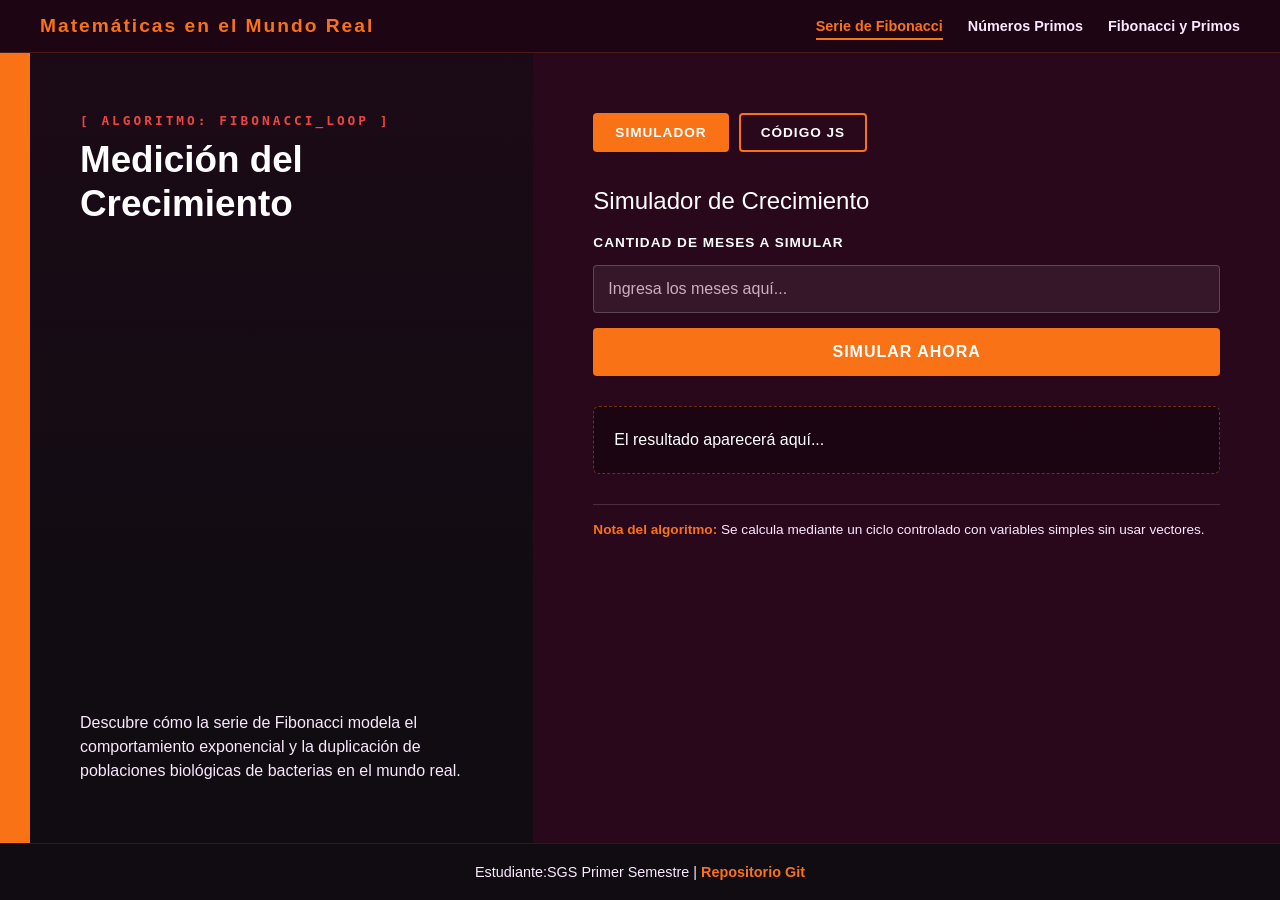
<file: index.html>
<!DOCTYPE html>
<html lang="es">
<head>
    <meta charset="UTF-8">
    <meta name="viewport" content="width=device-width, initial-scale=1.0">
    <title>Desafío Web - Serie de Fibonacci</title>
    <link rel="stylesheet" href="css/estilos.css">
</head>
<body>

    <header>
        <h1>Matemáticas en el Mundo Real</h1>
        <nav>
            <ul>
                <li><a href="index.html" class="activo">Serie de Fibonacci</a></li>
                <li><a href="primos.html">Números Primos</a></li>
                <li><a href="combinado.html">Fibonacci y Primos</a></li>
            </ul>
        </nav>
    </header>

    <main class="contenedor-dividido">
        
        <section class="lado-izquierdo fibonacci-bg">
            <div class="capa-oscura"></div> 
            <div class="contenido-izquierdo">
                <div>
                    <span class="etiqueta-top" style="font-family: monospace; color: var(--rojo-brillante);">[ ALGORITMO: FIBONACCI_LOOP ]</span>
                    <h2>Medición del Crecimiento</h2> 
                </div>
                <p class="descripcion-proyecto">
                    Descubre cómo la serie de Fibonacci modela el comportamiento exponencial y la duplicación de poblaciones biológicas de bacterias en el mundo real.
                </p>
            </div>
        </section>

        <section class="lado-derecho">
            
            <div class="contenedor-pestanas">
                <button class="btn-pestana activa" onclick="cambiarPestana('form', this)">Simulador</button>
                <button class="btn-pestana" onclick="cambiarPestana('code', this)">Código JS</button>
            </div>

            <div id="pestana-form" class="contenido-pestana activo">
                <div class="bloque-formulario">
                    <h3>Simulador de Crecimiento</h3>
                    <form id="formularioFibonacci">
                        <label for="meses">Cantidad de meses a simular</label>
                        <input type="number" id="meses" min="1" max="40" placeholder="Ingresa los meses aquí..." required>
                        <button type="button" id="btnCalcularFibonacci">Simular Ahora</button>
                    </form>
                </div>

                <div id="resultadoFibonacci" class="caja-resultado">
                    El resultado aparecerá aquí...
                </div>
            </div>

            <div id="pestana-code" class="contenido-pestana">
                <h3>Lógica de Control JavaScript</h3>
                <div class="bloque-codigo">
<pre><code>// Algoritmo de Fibonacci usando ciclos controlados sin vectores
document.getElementById('btnCalcularFibonacci').addEventListener('click', () => {
    const meses = parseInt(document.getElementById('meses').value);
    const resultadoDiv = document.getElementById('resultadoFibonacci');
    
    if (isNaN(meses) || meses < 1 || meses > 40) {
        resultadoDiv.innerHTML = "Por favor, ingresa un número válido entre 1 y 40.";
        return;
    }

    let a = 0, b = 1, c;
    let HTML = "&lt;strong&gt;Población de Bacterias Calculada:&lt;/strong&gt;&lt;br&gt;&lt;br&gt;";
    
    for (let i = 1; i &lt;= meses; i++) {
        HTML += `Mes ${i}: &lt;span style="color:var(--naranja-neon); font-weight:bold;"&gt;${b} bacterias&lt;/span&gt;&lt;br&gt;`;
        c = a + b;
        a = b;
        b = c;
    }
    
    resultadoDiv.innerHTML = HTML;
});</code></pre>
                </div>
            </div>

            <div class="conclusiones-mini">
                <p><strong>Nota del algoritmo:</strong> Se calcula mediante un ciclo controlado con variables simples sin usar vectores.</p>
            </div>
        </section>

    </main>

    <footer>
        <p>Estudiante:SGS Primer Semestre | <a href="https://github.com/GabrielSandy2/Desafio-Web">Repositorio Git</a></p>
    </footer>   
    <script src="js/script.js"></script>
</body>
</html>
</file>
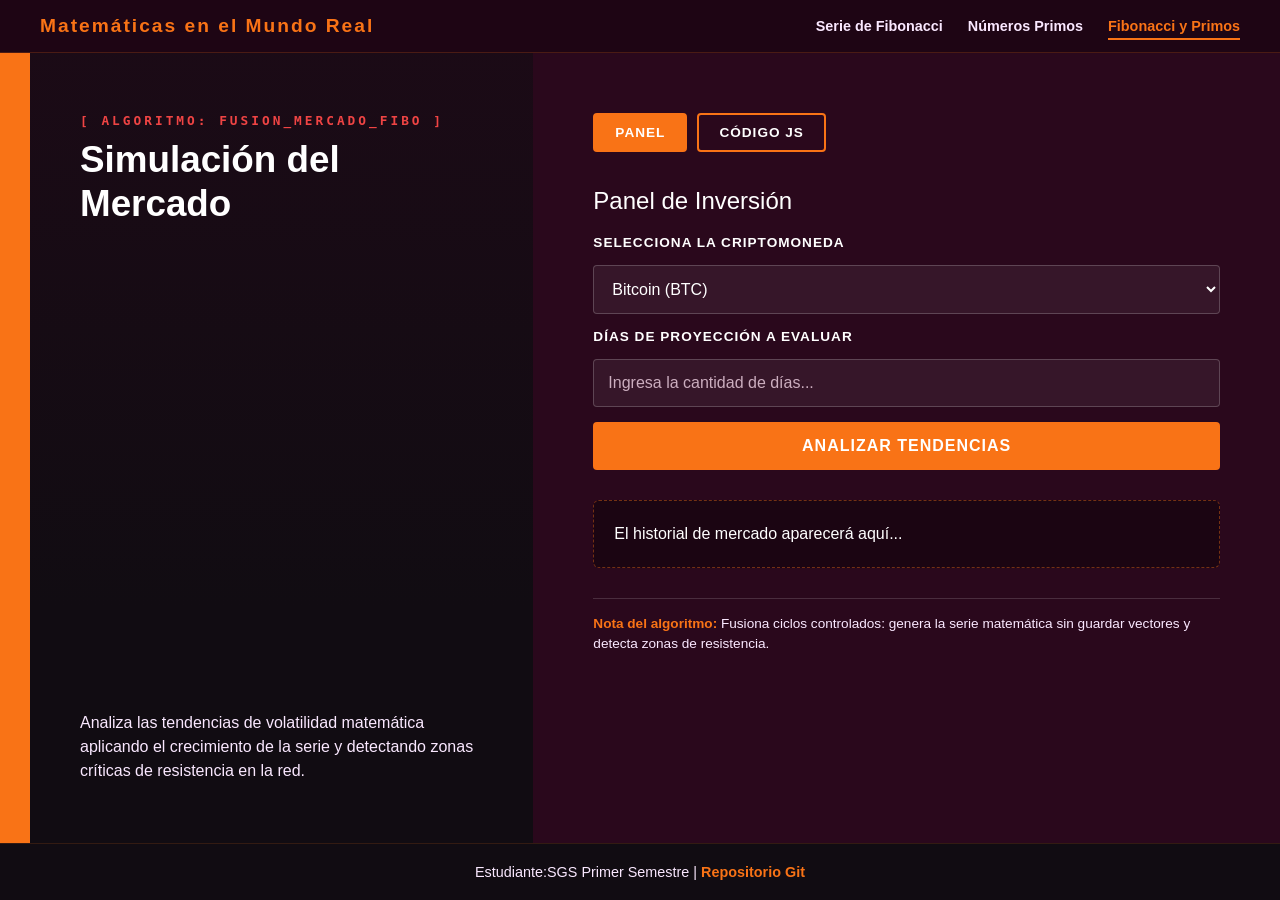
<file: combinado.html>
<!DOCTYPE html>
<html lang="es">
<head>
    <meta charset="UTF-8">
    <meta name="viewport" content="width=device-width, initial-scale=1.0">
    <title>Desafío Web - Fibonacci y Primos Combinados</title>
    <link rel="stylesheet" href="css/estilos.css">
</head>
<body>

    <header>
        <h1>Matemáticas en el Mundo Real</h1>
        <nav>
            <ul>
                <li><a href="index.html">Serie de Fibonacci</a></li>
                <li><a href="primos.html">Números Primos</a></li>
                <li><a href="combinado.html" class="activo">Fibonacci y Primos</a></li>
            </ul>
        </nav>
    </header>

    <main class="contenedor-dividido">
        
        <section class="lado-izquierdo combinado-bg">
            <div class="capa-oscura"></div>
            <div class="contenido-izquierdo">
                <div>
                    <span class="etiqueta-top" style="font-family: monospace; color: var(--rojo-brillante);">[ ALGORITMO: FUSION_MERCADO_FIBO ]</span>
                    <h2>Simulación del Mercado</h2>
                </div>
                <p class="descripcion-proyecto">
                    Analiza las tendencias de volatilidad matemática aplicando el crecimiento de la serie y detectando zonas críticas de resistencia en la red.
                </p>
            </div>
        </section>
    
        <section class="lado-derecho">
            
            <div class="contenedor-pestanas">
                <button class="btn-pestana activa" onclick="cambiarPestana('form', this)">Panel</button>
                <button class="btn-pestana" onclick="cambiarPestana('code', this)">Código JS</button>
            </div>

            <div id="pestana-form" class="contenido-pestana activo">
                <div class="bloque-formulario">
                    <h3>Panel de Inversión</h3>
                    <form id="formularioCombinado">
                        <label for="criptomoneda">Selecciona la Criptomoneda</label>
                        <select id="criptomoneda">
                            <option value="BTC">Bitcoin (BTC)</option>
                            <option value="ETH">Ethereum (ETH)</option>
                            <option value="SOL">Solana (SOL)</option>
                        </select>
                    
                        <label for="diasProyeccion">Días de proyección a evaluar</label>
                        <input type="number" id="diasProyeccion" min="1" max="45" placeholder="Ingresa la cantidad de días..." required>
                        
                        <button type="button" id="btnProyectarMercado">Analizar Tendencias</button>
                    </form>
                </div>
            
                <div id="resultadoCombinado" class="caja-resultado">
                    El historial de mercado aparecerá aquí...
                </div>
            </div>
        
            <div id="pestana-code" class="contenido-pestana">
                <h3>Lógica de Control JavaScript</h3>
                <div class="bloque-codigo">
<pre><code>// Fusión de ciclos controlados para evaluar volatilidad y zonas de soporte
function esZonaCritica(dia) {
    if (dia &lt; 2) return false;
    for (let i = 2; i &lt;= Math.sqrt(dia); i++) {
        if (dia % i === 0) return false;
    }
    return true; // Si el día es primo, se detecta volatilidad crítica
}

document.getElementById('btnProyectarMercado').addEventListener('click', () => {
    const crypto = document.getElementById('criptomoneda').value;
    const dias = parseInt(document.getElementById('diasProyeccion').value);
    const resultadoDiv = document.getElementById('resultadoCombinado');

    let a = 0, b = 1, c;
    let HTML = `&lt;strong&gt;Historial de Mercado para ${crypto}:&lt;/strong&gt;&lt;br&gt;&lt;br&gt;`;

    for (let i = 1; i &lt;= dias; i++) {
        let alerta = esZonaCritica(i) ? " [⚡ Resistencia Crítica]" : "";
        HTML += `Día ${i}: Valor Fibo: ${b} ${alerta}&lt;br&gt;`;
        c = a + b;
        a = b;
        b = c;
    }
    resultadoDiv.innerHTML = HTML;
});</code></pre>
                </div>
            </div>

            <div class="conclusiones-mini">
                <p><strong>Nota del algoritmo:</strong> Fusiona ciclos controlados: genera la serie matemática sin guardar vectores y detecta zonas de resistencia.</p>
            </div>
        
        </section>
    
    </main>

    <footer>
        <p>Estudiante:SGS Primer Semestre | <a href="https://github.com/GabrielSandy2/Desafio-Web">Repositorio Git</a></p>
    </footer>
<script src="js/script.js"></script>
</body>
</html>
</file>
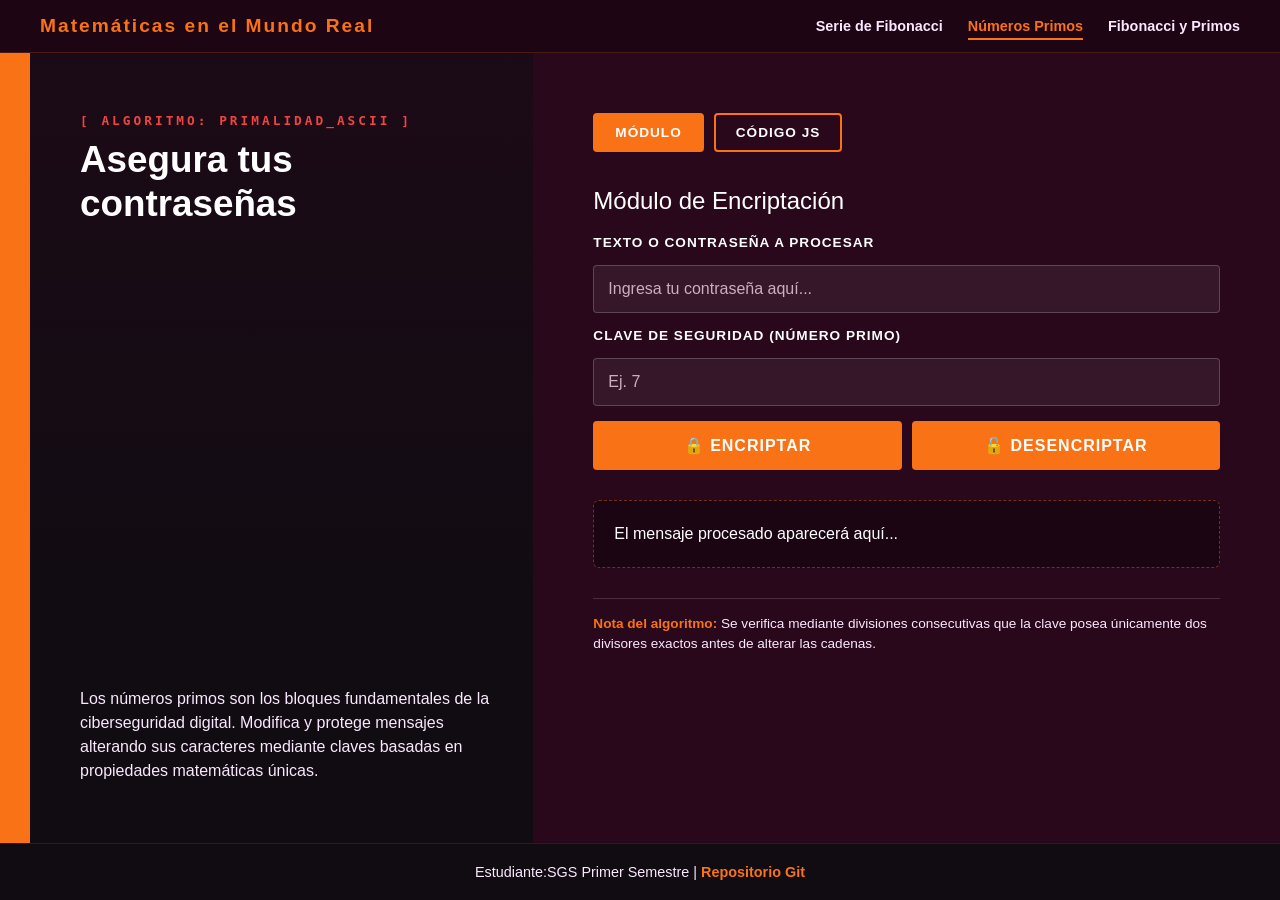
<file: primos.html>
<!DOCTYPE html>
<html lang="es">
<head>
    <meta charset="UTF-8">
    <meta name="viewport" content="width=device-width, initial-scale=1.0">
    <title>Desafío Web - Números Primos</title>
    <link rel="stylesheet" href="css/estilos.css">
</head>
<body>

    <header>
        <h1>Matemáticas en el Mundo Real</h1>
        <nav>
            <ul>
                <li><a href="index.html">Serie de Fibonacci</a></li>
                <li><a href="primos.html" class="activo">Números Primos</a></li>
                <li><a href="combinado.html">Fibonacci y Primos</a></li>
            </ul>
        </nav>
    </header>

    <main class="contenedor-dividido">
        
        <section class="lado-izquierdo primos-bg">
            <div class="capa-oscura"></div>
            
            <div class="contenido-izquierdo">
                <div>
                    <span class="etiqueta-top" style="font-family: monospace; color: var(--rojo-brillante);">[ ALGORITMO: PRIMALIDAD_ASCII ]</span>
                    <h2>Asegura tus contraseñas</h2>
                </div>
                <p class="descripcion-proyecto">
                    Los números primos son los bloques fundamentales de la ciberseguridad digital. Modifica y protege mensajes alterando sus caracteres mediante claves basadas en propiedades matemáticas únicas.
                </p>
            </div>
        </section>

        <section class="lado-derecho">
            
            <div class="contenedor-pestanas">
                <button class="btn-pestana activa" onclick="cambiarPestana('form', this)">Módulo</button>
                <button class="btn-pestana" onclick="cambiarPestana('code', this)">Código JS</button>
            </div>

            <div id="pestana-form" class="contenido-pestana activo">
                <div class="bloque-formulario">
                    <h3>Módulo de Encriptación</h3>
                    <form id="formularioPrimos">
                        <label for="textoProcesar">Texto o contraseña a procesar</label>
                        <input type="text" id="textoProcesar" placeholder="Ingresa tu contraseña aquí..." required>
                        
                        <label for="clavePrimo">Clave de seguridad (Número Primo)</label>
                        <input type="number" id="clavePrimo" min="2" placeholder="Ej. 7" required>
                        
                        <div class="botones-contenedor">
                            <button type="button" id="btnEncriptar">🔒 Encriptar</button>
                            <button type="button" id="btnDesencriptar">🔓 Desencriptar</button>
                        </div>
                    </form>
                </div>

                <div id="resultadoPrimos" class="caja-resultado">
                    El mensaje procesado aparecerá aquí...
                </div>
            </div>

            <div id="pestana-code" class="contenido-pestana">
                <h3>Lógica de Control JavaScript</h3>
                <div class="bloque-codigo">
<pre><code>// Verificación de primalidad y desplazamiento de caracteres en tabla ASCII
function esPrimo(n) {
    if (n &lt; 2) return false;
    for (let i = 2; i &lt;= Math.sqrt(n); i++) {
        if (n % i === 0) return false;
    }
    return true;
}

// Cifrado sumando el valor de la clave al código ASCII
document.getElementById('btnEncriptar').addEventListener('click', () => {
    const texto = document.getElementById('textoProcesar').value;
    const clave = parseInt(document.getElementById('clavePrimo').value);
    const resultadoDiv = document.getElementById('resultadoPrimos');

    if (!esPrimo(clave)) {
        resultadoDiv.innerHTML = "Error: ¡La clave debe ser un número primo!";
        return;
    }

    let cifrado = texto.split('').map(char => 
        String.fromCharCode(char.charCodeAt(0) + clave)
    ).join('');

    resultadoDiv.innerHTML = `&lt;strong&gt;Texto Cifrado:&lt;/strong&gt; ${cifrado}`;
});</code></pre>
                </div>
            </div>

            <div class="conclusiones-mini">
                <p><strong>Nota del algoritmo:</strong> Se verifica mediante divisiones consecutivas que la clave posea únicamente dos divisores exactos antes de alterar las cadenas.</p>
            </div>
        </section>

    </main>

    <footer>
        <p>Estudiante:SGS Primer Semestre | <a href="https://github.com/GabrielSandy2/Desafio-Web">Repositorio Git</a></p>
    </footer>   
    <script src="js/script.js"></script>
</body>
</html>
</file>
<file: css/estilos.css>
:root {
    --naranja-neon: #f97316;
    --rojo-brillante: #ef4444;
    --morado-oscuro: #2a081c;
    --fondo-carbon: #110c12;
    --blanco: #ffffff;
    --texto-suave: #fae8ff;
}

* {
    box-sizing: border-box;
    margin: 0;
    padding: 0;
    font-family: 'Segoe UI', Arial, sans-serif;
}

body {
    background-color: var(--fondo-carbon);
    color: var(--blanco);
    min-height: 100vh;
    display: flex;
    flex-direction: column;
}

header {
    background-color: #1e0514;
    padding: 15px 40px;
    display: flex;
    justify-content: space-between;
    align-items: center;
    border-bottom: 1px solid rgba(249, 115, 22, 0.2);
    z-index: 10;
}

header h1 {
    font-size: 1.2rem;
    letter-spacing: 2px;
    color: var(--naranja-neon);
}

nav ul {
    list-style: none;
    display: flex;
    gap: 25px;
}

nav a {
    color: var(--texto-suave);
    text-decoration: none;
    font-size: 0.9rem;
    font-weight: 600;
    transition: color 0.3s;
}

nav a:hover, nav a.activo {
    color: var(--naranja-neon);
    border-bottom: 2px solid var(--naranja-neon);
    padding-bottom: 4px;
}

.contenedor-dividido {
    display: grid;
    grid-template-columns: 1fr;
    flex: 1;
}

.lado-izquierdo {
    position: relative;
    min-height: 450px;
    display: flex;
    align-items: flex-start;
    padding: 50px 40px 40px 45px; 
    border-left: 30px solid var(--naranja-neon);
    overflow: hidden;
}

.capa-oscura {
    position: absolute;
    top: 0;
    left: 0;
    width: 100%;
    height: 100%;
    background: linear-gradient(to top, rgba(17, 12, 18, 0.85) 30%, rgba(42, 8, 28, 0.4));
    z-index: 1;
}

.lado-izquierdo h2 {
    font-size: 2.3rem; 
    line-height: 1.2;
    margin-top: 10px;
    margin-bottom: 15px;
    font-weight: 800;
    word-break: normal; 
}

.contenido-izquierdo {
    position: relative;
    z-index: 2;
    max-width: 500px;
    height: 100%;
    display: flex;
    flex-direction: column;
    justify-content: space-between;      
    gap: 40px;      
}

.etiqueta-top {
    color: var(--naranja-neon);
    font-size: 0.8rem;
    font-weight: bold;
    letter-spacing: 3px;
    display: block;
    margin-bottom: 10px;
}

.descripcion-proyecto {
    color: var(--texto-suave);
    font-size: 1rem;
    line-height: 1.5;
}

.fibonacci-bg {
    background: url('https://images.unsplash.com/photo-1582719471384-894fbb16e074?q=80&w=1000') center/cover no-repeat;
}
.primos-bg {
    background: url('https://images.unsplash.com/photo-1526374965328-7f61d4dc18c5?q=80&w=1000') center/cover no-repeat;
}
.combinado-bg {
    background: url('https://images.unsplash.com/photo-1621416894569-0f39ed31d247?q=80&w=1000') center/cover no-repeat;
}

.lado-derecho {
    background-color: var(--morado-oscuro);
    padding: 50px 40px;
    display: flex;
    flex-direction: column;
    justify-content: flex-start;
    gap: 30px;
    height: 100%;
    overflow-y: auto;
}

.bloque-formulario h3 {
    font-size: 1.5rem;
    margin-bottom: 20px;
    font-weight: 400;
    color: var(--blanco);
}

form {
    display: flex;
    flex-direction: column;
    gap: 15px;
}

form label {
    font-size: 0.85rem;
    color: var(--blanco);
    text-transform: uppercase;
    letter-spacing: 1px;
    font-weight: 600;
}

input[type="number"], input[type="text"] {
    background-color: rgba(255, 255, 255, 0.06);
    border: 1px solid rgba(255, 255, 255, 0.2);
    padding: 14px;
    color: var(--blanco);
    font-size: 1rem;
    border-radius: 4px;
    outline: none;
    transition: border-color 0.3s, background-color 0.3s;
}

input:focus {
    border-color: var(--naranja-neon);
    background-color: rgba(255, 255, 255, 0.12);
}

input::placeholder {
    color: #ccaebf;
}

select {
    background-color: rgba(255, 255, 255, 0.06);
    border: 1px solid rgba(255, 255, 255, 0.2);
    padding: 14px;
    color: var(--blanco);
    font-size: 1rem;
    border-radius: 4px;
    outline: none;
    width: 100%;
    cursor: pointer;
    transition: border-color 0.3s, background-color 0.3s;
}

select:focus {
    border-color: var(--naranja-neon);
    background-color: rgba(255, 255, 255, 0.12);
}

select option {
    background-color: #2a081c; 
    color: var(--blanco);
    padding: 10px;
}

button {
    background-color: var(--naranja-neon);
    color: #ffffff; 
    border: none;
    padding: 15px;
    font-size: 1rem;
    font-weight: bold;
    text-transform: uppercase;
    letter-spacing: 1px;
    border-radius: 4px;
    cursor: pointer;
    transition: transform 0.2s, background-color 0.3s, box-shadow 0.3s;
}

button:hover {
    background-color: var(--rojo-brillante);
    transform: translateY(-2px);
    box-shadow: 0 4px 15px rgba(249, 115, 22, 0.4);
}

.botones-contenedor {
    display: grid;
    grid-template-columns: 1fr 1fr;
    gap: 10px;
}

.caja-resultado {
    background-color: rgba(0, 0, 0, 0.35); 
    border: 1px dashed rgba(249, 115, 22, 0.4);
    padding: 20px;
    border-radius: 6px;
    font-size: 1rem;
    line-height: 1.6;
    color: var(--blanco);
    max-height: 300px; 
    overflow-y: auto;  
}

.conclusiones-mini {
    font-size: 0.85rem;
    color: var(--texto-suave);
    border-top: 1px solid rgba(255, 255, 255, 0.15);
    padding-top: 15px;
    line-height: 1.5;
}

.conclusiones-mini strong {
    color: var(--naranja-neon);
}

.contenedor-pestanas {
    display: flex;
    gap: 10px;
    margin-bottom: 5px;
}

.btn-pestana {
    background-color: transparent;
    color: var(--blanco);
    border: 2px solid var(--naranja-neon);
    padding: 10px 20px;
    font-size: 0.85rem;
    font-weight: bold;
    text-transform: uppercase;
    letter-spacing: 1px;
    cursor: pointer;
    border-radius: 4px;
    transform: none !important;
    box-shadow: none !important;
    transition: background-color 0.3s, color 0.3s;
}

.btn-pestana:hover {
    background-color: rgba(249, 115, 22, 0.15);
    color: var(--blanco);
}

.btn-pestana.activa {
    background-color: var(--naranja-neon) !important;
    color: #ffffff !important;
}

.contenido-pestana {
    display: none !important;
}

.contenido-pestana.activo {
    display: flex !important;
    flex-direction: column;
    gap: 30px;
}

.bloque-codigo {
    background-color: #0c060d;
    border: 1px solid rgba(249, 115, 22, 0.25);
    border-radius: 6px;
    padding: 20px;
    overflow-x: auto;
    max-height: 380px;
}

.bloque-codigo pre {
    margin: 0;
}

.bloque-codigo code {
    font-family: 'Consolas', 'Courier New', monospace;
    font-size: 0.9rem;
    color: #34d399;
    line-height: 1.5;
}

@media (min-width: 900px) {
    .contenedor-dividido {
        grid-template-columns: 1fr 1.4fr;
        height: calc(100vh - 62px);
    }

    .lado-izquierdo {
        height: 100%;
        padding: 60px 40px 60px 50px
    }

    .lado-derecho {
        height: 100%;
        padding: 60px;
    }
}

footer {
    background-color: var(--fondo-carbon); 
    padding: 20px;
    display: flex;
    justify-content: center;   
    align-items: center;       
    gap: 15px;                 
    font-size: 0.9rem;
    color: var(--texto-suave);
    border-top: 1px solid rgba(249, 115, 22, 0.15);
}

footer a {
    color: var(--naranja-neon);
    text-decoration: none;
    font-weight: 600;
}

footer a:hover {
    text-decoration: underline;
}
</file>
